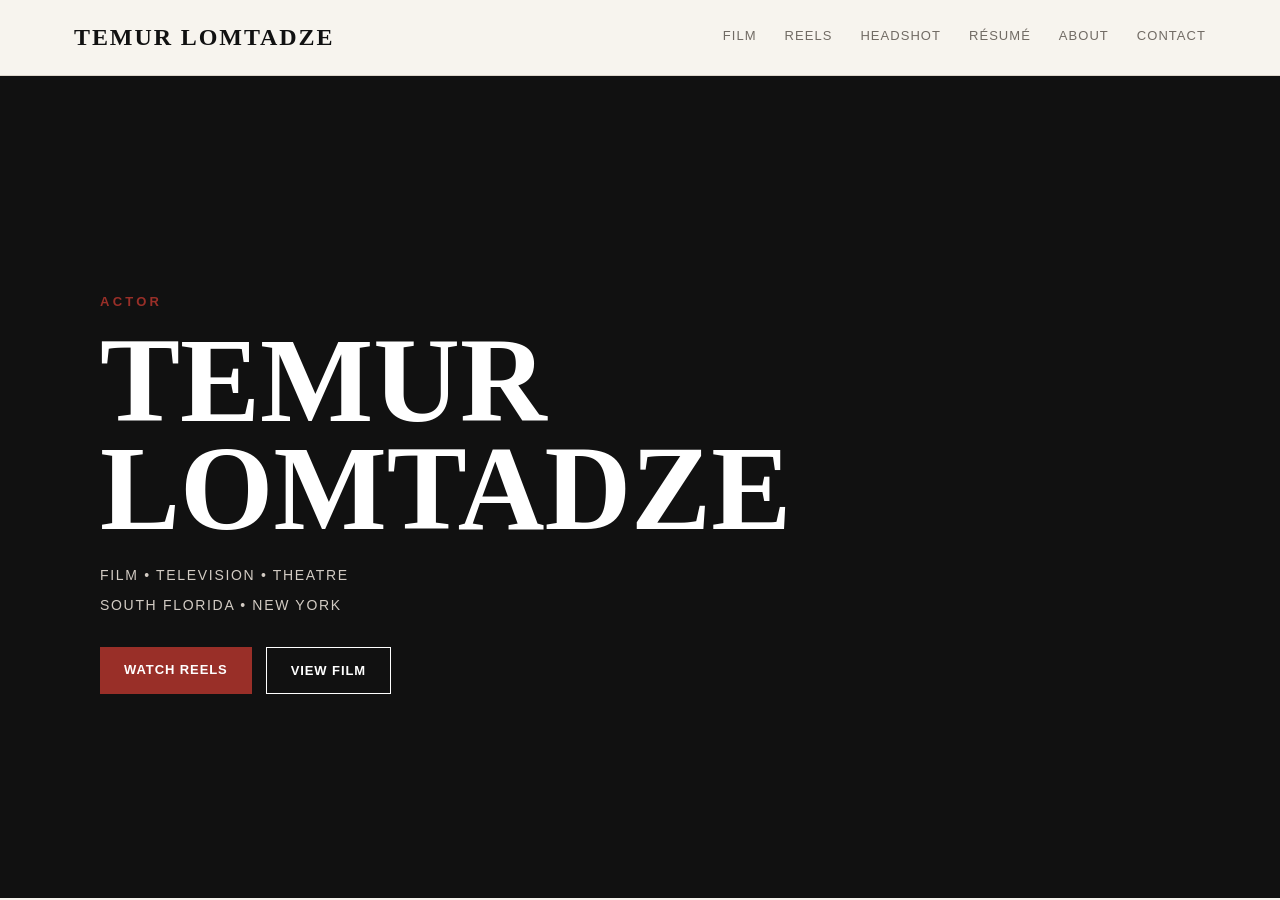
<file: index.html>
<!DOCTYPE html>
<html lang="en">
<head>
<meta charset="UTF-8">
<meta name="viewport" content="width=device-width, initial-scale=1.0">

<title>Temur Lomtadze | Actor</title>

<link rel="stylesheet" href="style.css">
</head>

<body>

<header class="site-header">
<nav class="navbar">

<a href="index.html" class="logo">
TEMUR LOMTADZE
</a>

<div class="nav-links">
<a href="film.html">Film</a>
<a href="reels.html">Reels</a>
  <a href="headshot.html">Headshot</a>
<a href="resume.html">Résumé</a>
<a href="about.html">About</a>
<a href="contact.html">Contact</a>
</div>

</nav>
</header>

<main class="home">

<div class="home-inner">

<p class="eyebrow">
Actor
</p>

<h1>
TEMUR<br>
LOMTADZE
</h1>

<p class="home-meta">
Film • Television • Theatre
</p>

<p class="home-meta">
South Florida • New York
</p>

<div class="home-actions">

<a href="reels.html" class="button button-red">
Watch Reels
</a>

<a href="film.html" class="button button-outline">
View Film
</a>


</div>

</div>

</main>

</body>
</html>
</file>
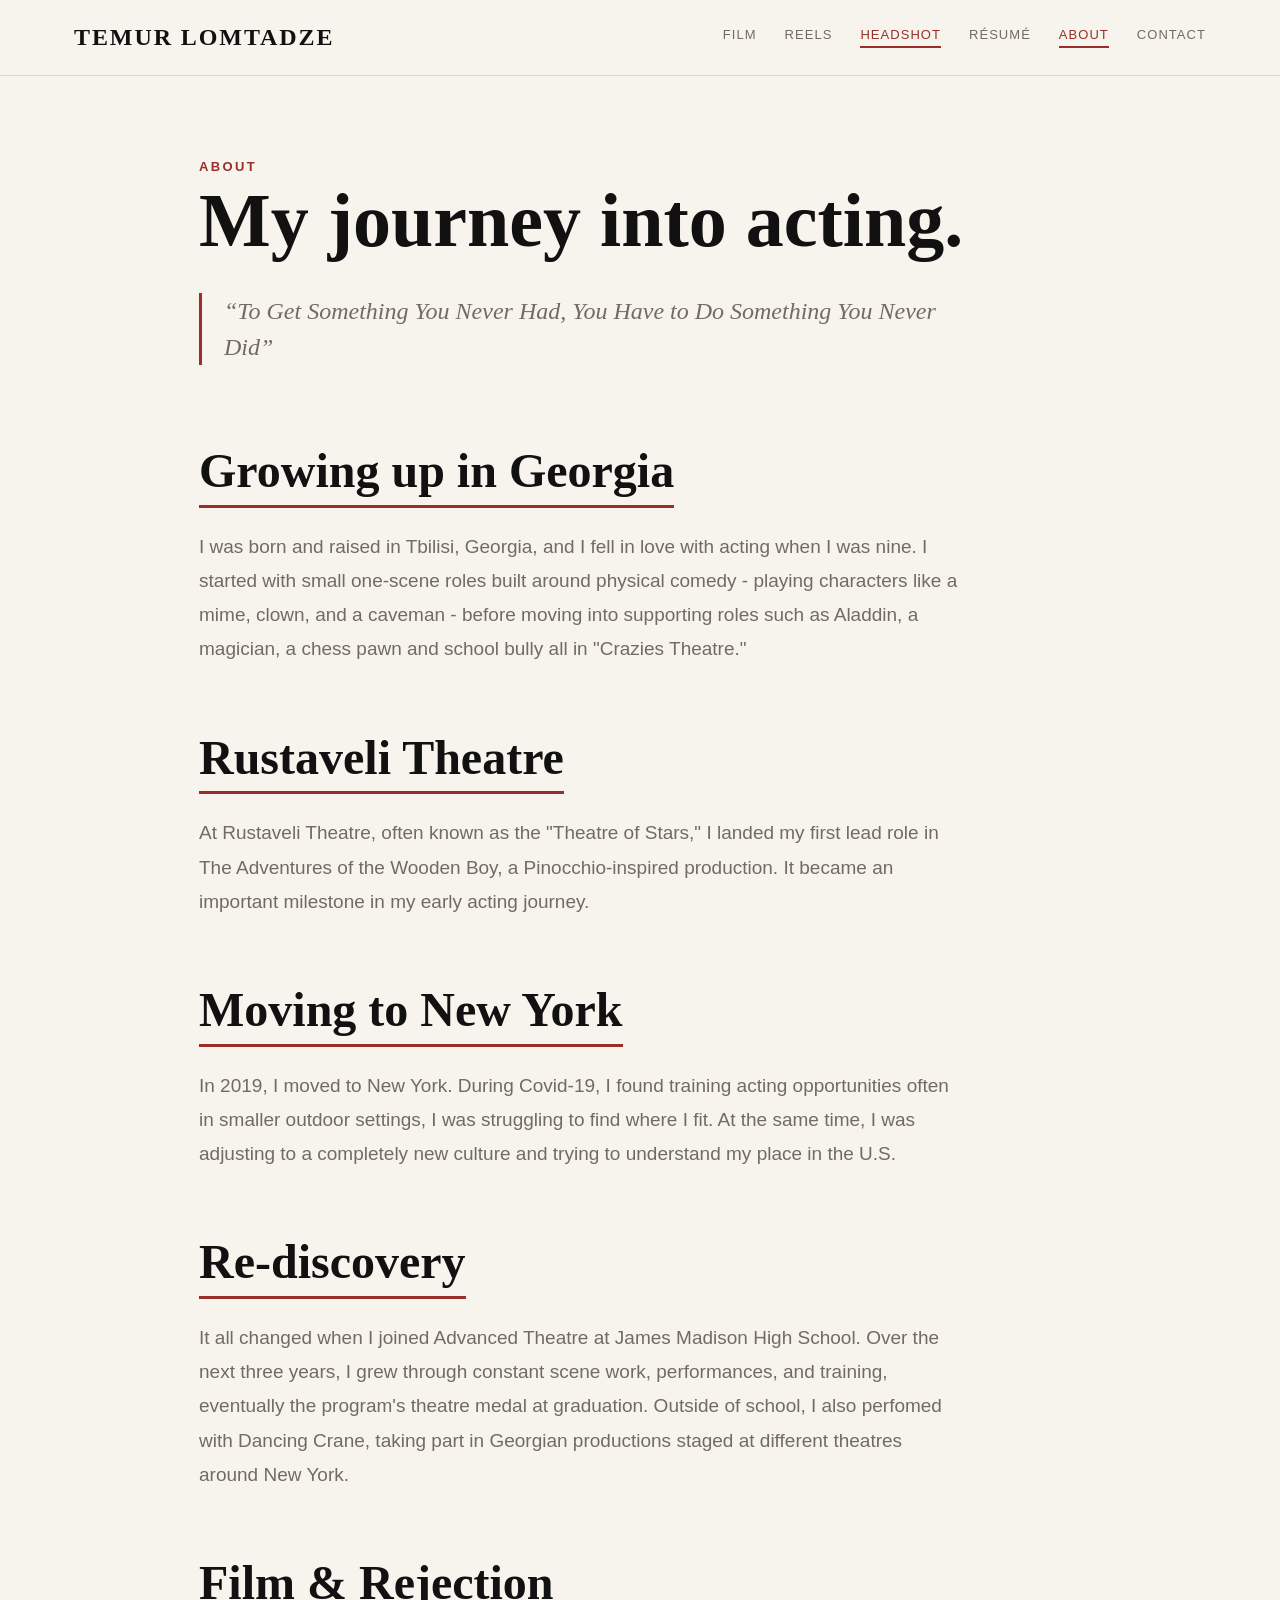
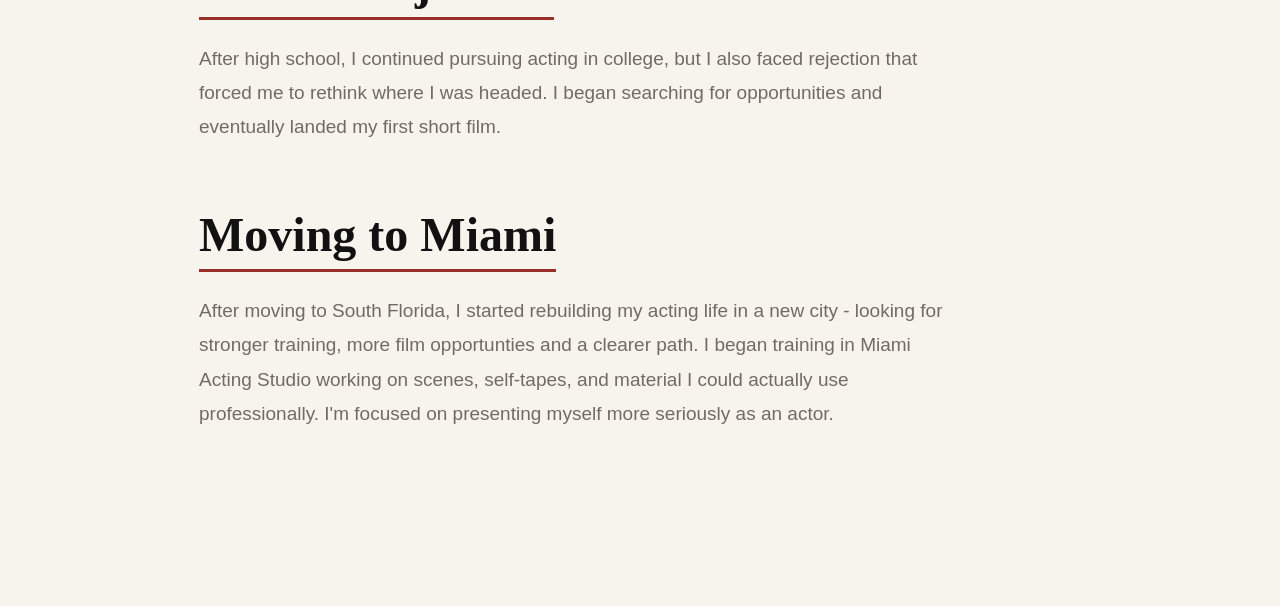
<file: about.html>
<!DOCTYPE html>
<html lang="en">
<head>
<meta charset="UTF-8">
<meta name="viewport" content="width=device-width, initial-scale=1.0">

<title>About | Temur Lomtadze</title>

<link rel="stylesheet" href="style.css">
</head>

<body>

<header class="site-header">
<nav class="navbar">

<a href="index.html" class="logo">
TEMUR LOMTADZE
</a>

<div class="nav-links">
<a href="film.html">Film</a>
<a href="reels.html">Reels</a>
 <a href="headshot.html" class="active">Headshot</a>
<a href="resume.html">Résumé</a>
<a href="about.html" class="active">About</a>
<a href="contact.html">Contact</a>
</div>

</nav>
</header>


<main class="about-page">


<!-- INTRO -->
<section class="about-intro">

<p class="page-label">
About
</p>

<h1>
My journey into acting.
</h1>

<blockquote class="about-quote">
“To Get Something You Never Had, You Have to Do Something You Never Did”
</blockquote>

</section>


<!-- GROWING UP IN GEORGIA -->
<section class="about-section">

<h2 class="about-section-title">
Growing up in Georgia
</h2>

<p>
 I was born and raised in Tbilisi, Georgia, and I fell in love with acting when I was nine.
  I started with small one-scene roles built around physical comedy - playing characters like
  a mime, clown, and a caveman - before moving into supporting roles such as Aladdin,
  a magician, a chess pawn and school bully all in "Crazies Theatre."

</p>

</section>


<!-- RUSTAVELI THEATRE -->
<section class="about-section">

<h2 class="about-section-title">
Rustaveli Theatre
</h2>

<p>
At Rustaveli Theatre, often known as the "Theatre of Stars," I landed my first lead role in
  The Adventures of the Wooden Boy, a Pinocchio-inspired production.
  It became an important milestone in my early acting journey.

</p>

</section>


<!-- MOVING TO NEW YORK -->
<section class="about-section">

<h2 class="about-section-title">
Moving to New York
</h2>

<p>
In 2019, I moved to New York. During Covid-19, I found training acting opportunities often in 
  smaller outdoor settings, I was struggling to find where I fit. At the same time,
  I was adjusting to a completely new culture and trying to understand my place
  in the U.S.

</p>

</section>


<!-- FINDING THEATRE AGAIN -->
<section class="about-section">

<h2 class="about-section-title">
Re-discovery
</h2>

<p>
It all changed when I joined Advanced Theatre at James Madison High School.
 Over the next three years, I grew through constant scene work, performances, and 
 training, eventually the program's theatre medal at graduation. Outside of school,
 I also perfomed with Dancing Crane, taking part in Georgian productions staged at 
 different theatres around New York.
</p>

</section>


<!-- FILM & REJECTION -->
<section class="about-section">

<h2 class="about-section-title">
Film &amp; Rejection
</h2>

<p>
After high school, I continued pursuing acting in college, but I also faced rejection 
 that forced me to rethink where I was headed. I began searching for
 opportunities and eventually landed my first short film.
</p>

</section>


<!-- MOVING TO MIAMI -->
<section class="about-section">

<h2 class="about-section-title">
Moving to Miami
</h2>

<p>
After moving to South Florida, I started rebuilding my acting life in a new city -
 looking for stronger training, more film opportunties and a clearer path. I began 
 training in Miami Acting Studio working on scenes, self-tapes, and material I could
 actually use professionally. I'm focused on presenting myself more 
 seriously as an actor.
</p>

</section>


</main>

</body>
</html>
</file>
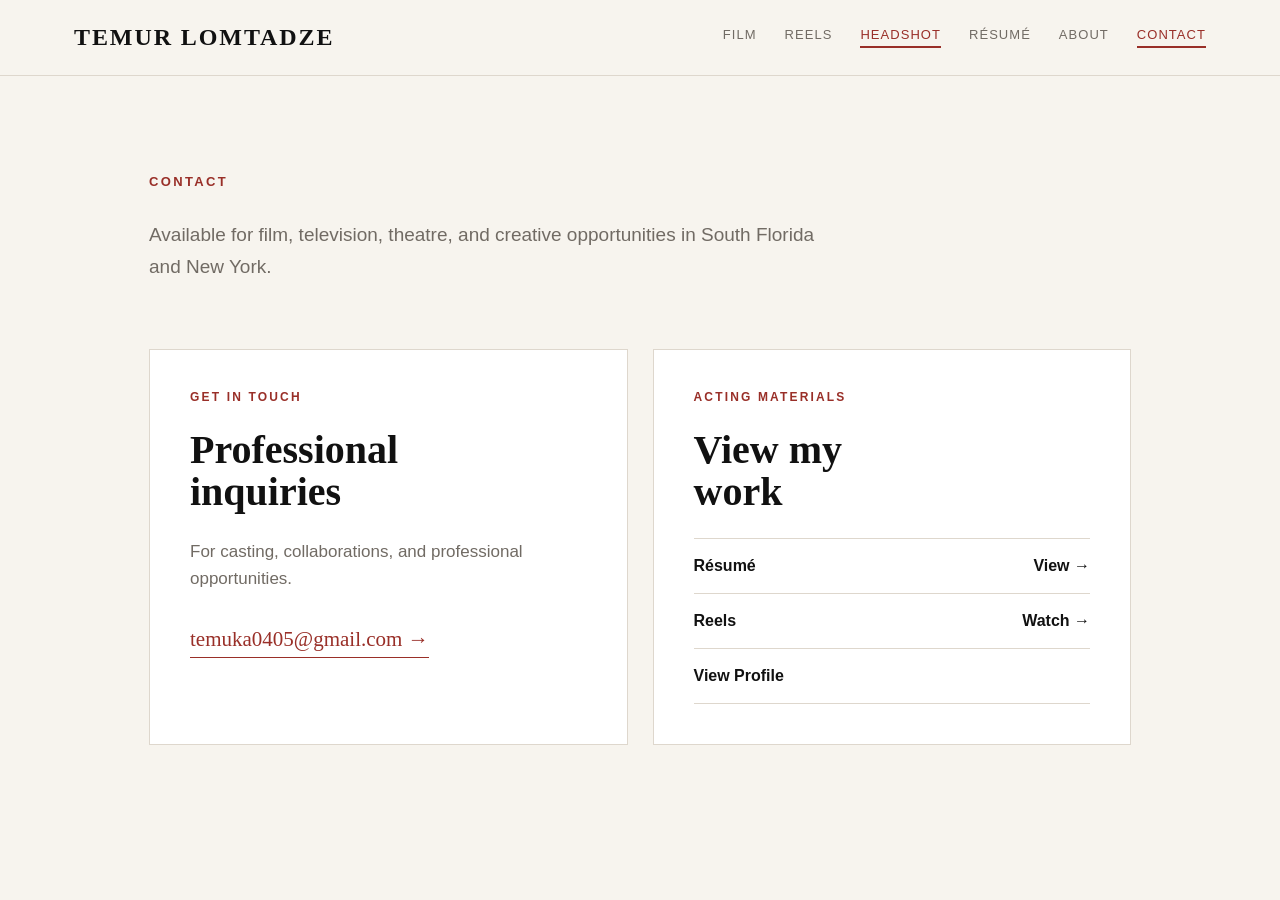
<file: contact.html>
<!DOCTYPE html>
<html lang="en">
<head>
<meta charset="UTF-8">
<meta name="viewport" content="width=device-width, initial-scale=1.0">

<title>Contact | Temur Lomtadze</title>

<link rel="stylesheet" href="style.css">
</head>

<body>

<header class="site-header">
<nav class="navbar">

<a href="index.html" class="logo">
TEMUR LOMTADZE
</a>

<div class="nav-links">
<a href="film.html">Film</a>
<a href="reels.html">Reels</a>
  <a href="headshot.html" class="active">Headshot</a>
<a href="resume.html">Résumé</a>
<a href="about.html">About</a>
<a href="contact.html" class="active">Contact</a>
</div>

</nav>
</header>


<main class="contact-new">

<section class="contact-new-intro">

<p class="page-label">
Contact
</p>

<h1>
</h1>

<p class="contact-new-lead">
Available for film, television, theatre, and creative opportunities
in South Florida and New York.
</p>

</section>


<section class="contact-panels">

<!-- EMAIL -->
<div class="contact-panel">

<p class="contact-panel-label">
Get in touch
</p>

<h2>
Professional<br>
inquiries
</h2>

<p>
For casting, collaborations, and professional opportunities.
</p>

<a href="mailto:temuka0405@gmail.com" class="contact-main-link">
temuka0405@gmail.com →
</a>

</div>


<!-- MATERIALS -->
<div class="contact-panel">

<p class="contact-panel-label">
Acting materials
</p>

<h2>
View my<br>
work
</h2>

<div class="material-links">

<a href="resume.html">
Résumé
<span>View →</span>
</a>

<a href="reels.html">
Reels
<span>Watch →</span>
</a>

<a href="https://www.backstage.com/tal/tom-lomtadze/?editing=1"
  Backstage
  <span>  View Profile </span>
</a>

</div>

</div>

</section>

</main>

</body>
</html>
</file>
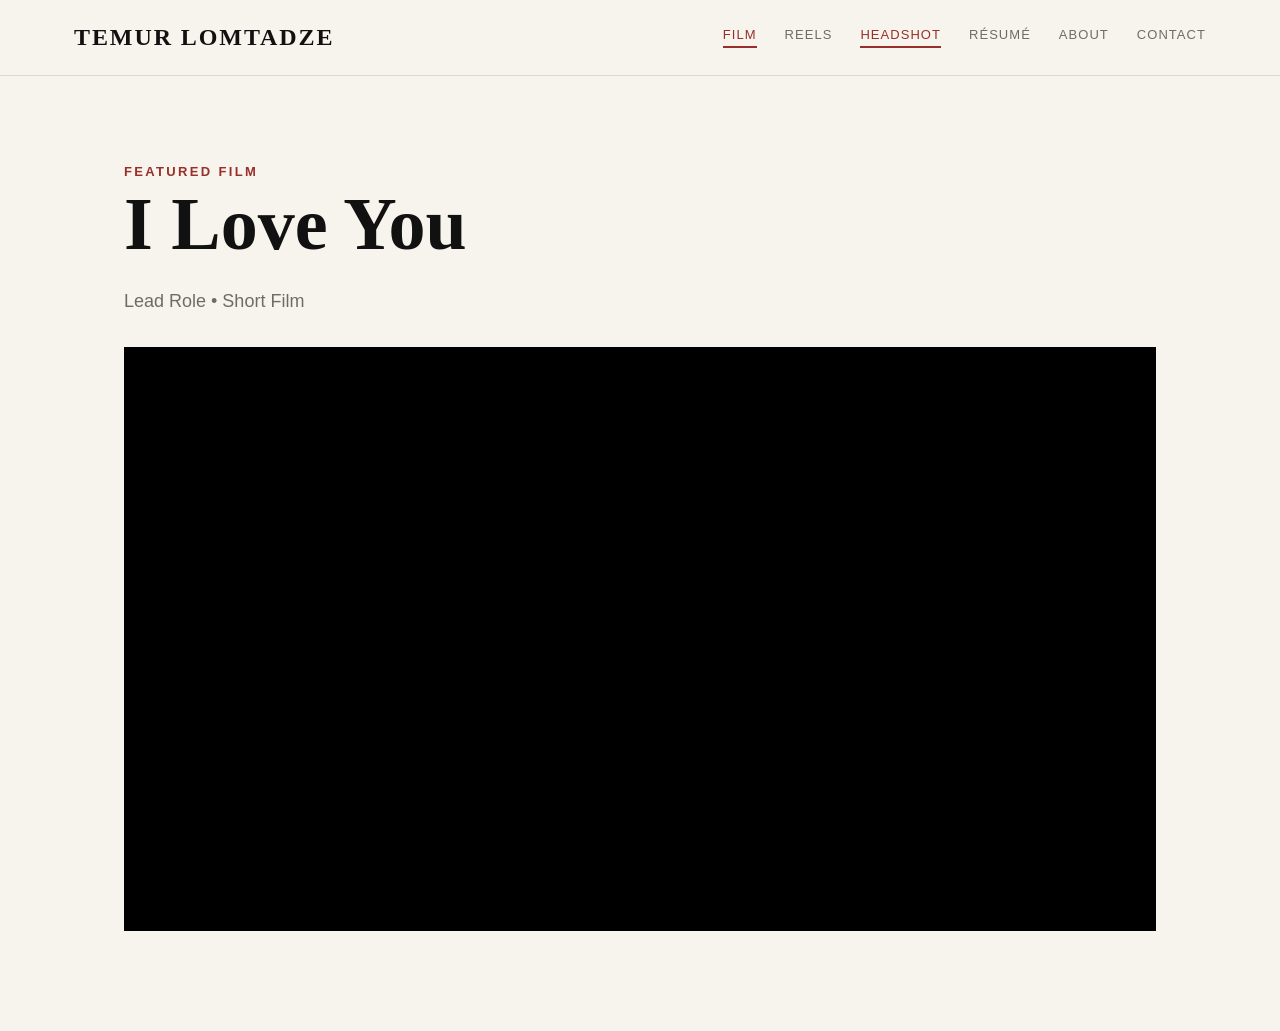
<file: film.html>
<!DOCTYPE html>
<html lang="en">
<head>
<meta charset="UTF-8">
<meta name="viewport" content="width=device-width, initial-scale=1.0">
<title>Film | Temur Lomtadze</title>
<link rel="stylesheet" href="style.css">
</head>

<body>

<header class="site-header">
<nav class="navbar">

<a href="index.html" class="logo">TEMUR LOMTADZE</a>

<div class="nav-links">
<a href="film.html" class="active">Film</a>
<a href="reels.html">Reels</a>
  <a href="headshot.html" class="active">Headshot</a>
<a href="resume.html">Résumé</a>
<a href="about.html">About</a>
<a href="contact.html">Contact</a>
</div>

</nav>
</header>

<main class="page">

<p class="page-label">Featured Film</p>

<h1>I Love You</h1>

<p class="lead">
Lead Role • Short Film
</p>

<div class="video-wrapper">

<iframe
src="https://www.youtube.com/embed/ZfWyTJ6rYg8"
title="I Love You"
allowfullscreen>
</iframe>

</div>

</main>

</body>
</html>
</file>
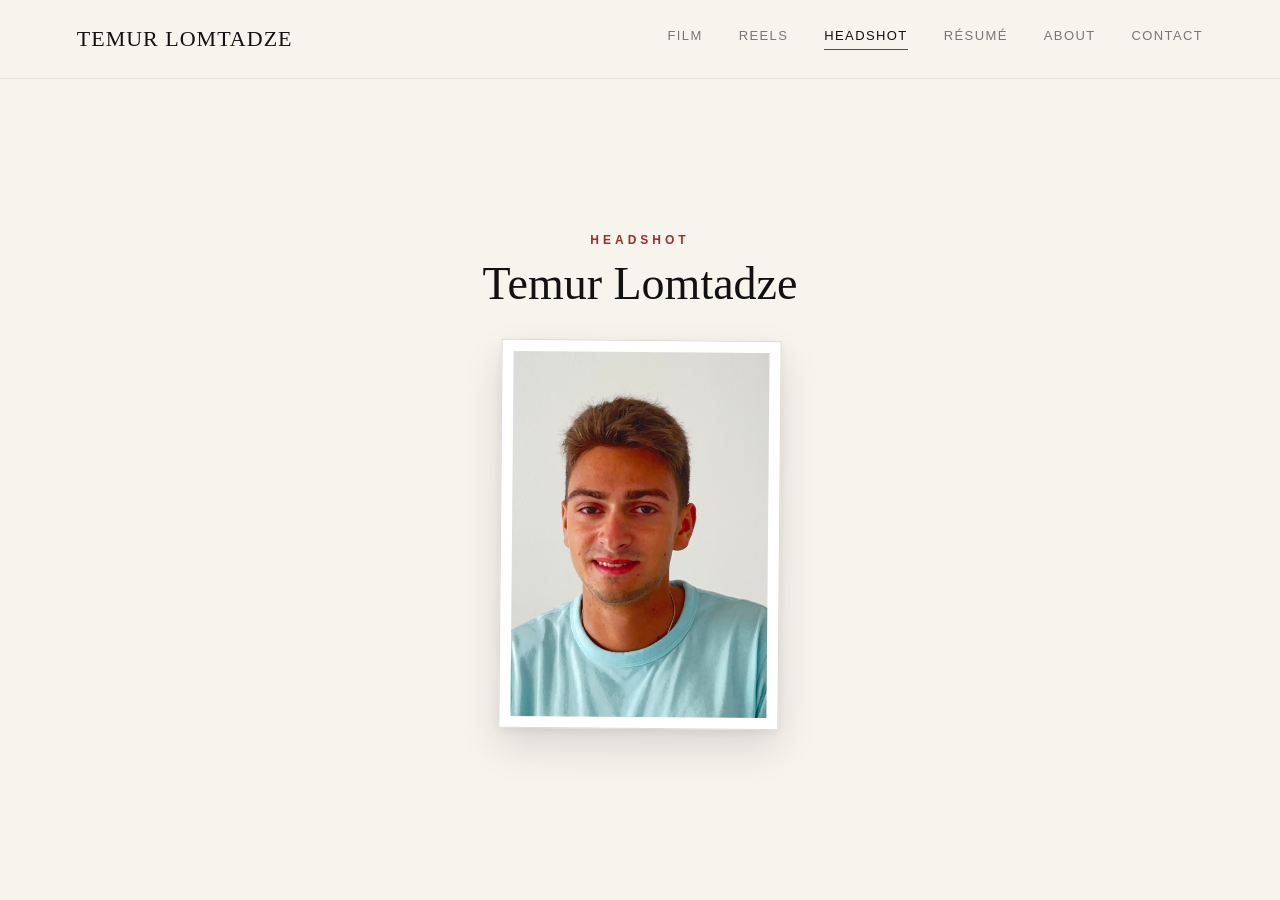
<file: headshot.html>
<!DOCTYPE html>
<html lang="en">

<head>
<meta charset="UTF-8">
<meta name="viewport" content="width=device-width, initial-scale=1.0">

<title>Headshot | Temur Lomtadze</title>

<style>
* {
box-sizing: border-box;
}

body {
margin: 0;
background: #f7f4ee;
color: #111;
font-family: Arial, sans-serif;
}

header {
width: 100%;
background: #f7f4ee;
border-bottom: 1px solid rgba(0,0,0,0.08);
}

.site-nav {
max-width: 1400px;
margin: 0 auto;
padding: 26px 6%;
display: flex;
align-items: center;
justify-content: space-between;
}

.site-name {
font-family: Georgia, serif;
font-size: 22px;
letter-spacing: 1px;
color: #111;
text-decoration: none;
}

.site-links {
display: flex;
align-items: center;
gap: 36px;
}

.site-links a {
position: relative;
color: #777;
text-decoration: none;
text-transform: uppercase;
letter-spacing: 1.4px;
font-size: 13px;
padding-bottom: 7px;
transition: 0.2s ease;
}

.site-links a:hover {
color: #111;
}

.site-links a.active {
color: #111;
}

.site-links a.active::after {
content: "";
position: absolute;
left: 0;
right: 0;
bottom: 0;
height: 1px;
background: #992f28;
}

.headshot-page {
min-height: calc(100vh - 82px);
display: flex;
align-items: center;
justify-content: center;
padding: 45px 20px 60px;
}

.headshot-content {
text-align: center;
}

.eyebrow {
margin: 0 0 10px;
color: #992f28;
font-size: 12px;
letter-spacing: 4px;
font-weight: 600;
}

.headshot-content h1 {
margin: 0 0 30px;
font-family: Georgia, serif;
font-size: 46px;
font-weight: normal;
}

.headshot-frame {
width: 280px;
padding: 11px;
margin: 0 auto;
background: #fff;
border: 1px solid #ded9d0;
box-shadow:
0 18px 40px rgba(0,0,0,0.12),
0 3px 10px rgba(0,0,0,0.06);
transform: rotate(0.5deg);
}

.headshot-frame img {
display: block;
width: 100%;
height: 365px;
object-fit: cover;
object-position: center top;
}

@media (max-width: 800px) {
.site-nav {
flex-direction: column;
gap: 18px;
padding: 22px 5%;
}

.site-links {
flex-wrap: wrap;
justify-content: center;
gap: 18px 24px;
}

.headshot-page {
min-height: auto;
padding-top: 45px;
}

.headshot-content h1 {
font-size: 38px;
}

.headshot-frame {
width: 250px;
}

.headshot-frame img {
height: 325px;
}
}
</style>
</head>

<body>

<header>
<nav class="site-nav">

<a href="index.html" class="site-name">
TEMUR LOMTADZE
</a>

<div class="site-links">
<a href="film.html">Film</a>
<a href="reels.html">Reels</a>
<a href="headshot.html" class="active">Headshot</a>
<a href="resume.html">Résumé</a>
<a href="about.html">About</a>
<a href="contact.html">Contact</a>
</div>

</nav>
</header>

<main class="headshot-page">

<div class="headshot-content">

<p class="eyebrow">HEADSHOT</p>

<h1>Temur Lomtadze</h1>

<div class="headshot-frame">
<img
src="LomtadzeTemur_Headshot.jpg"
alt="Temur Lomtadze Actor Headshot"
>
</div>

</div>

</main>

</body>

</html>
</file>
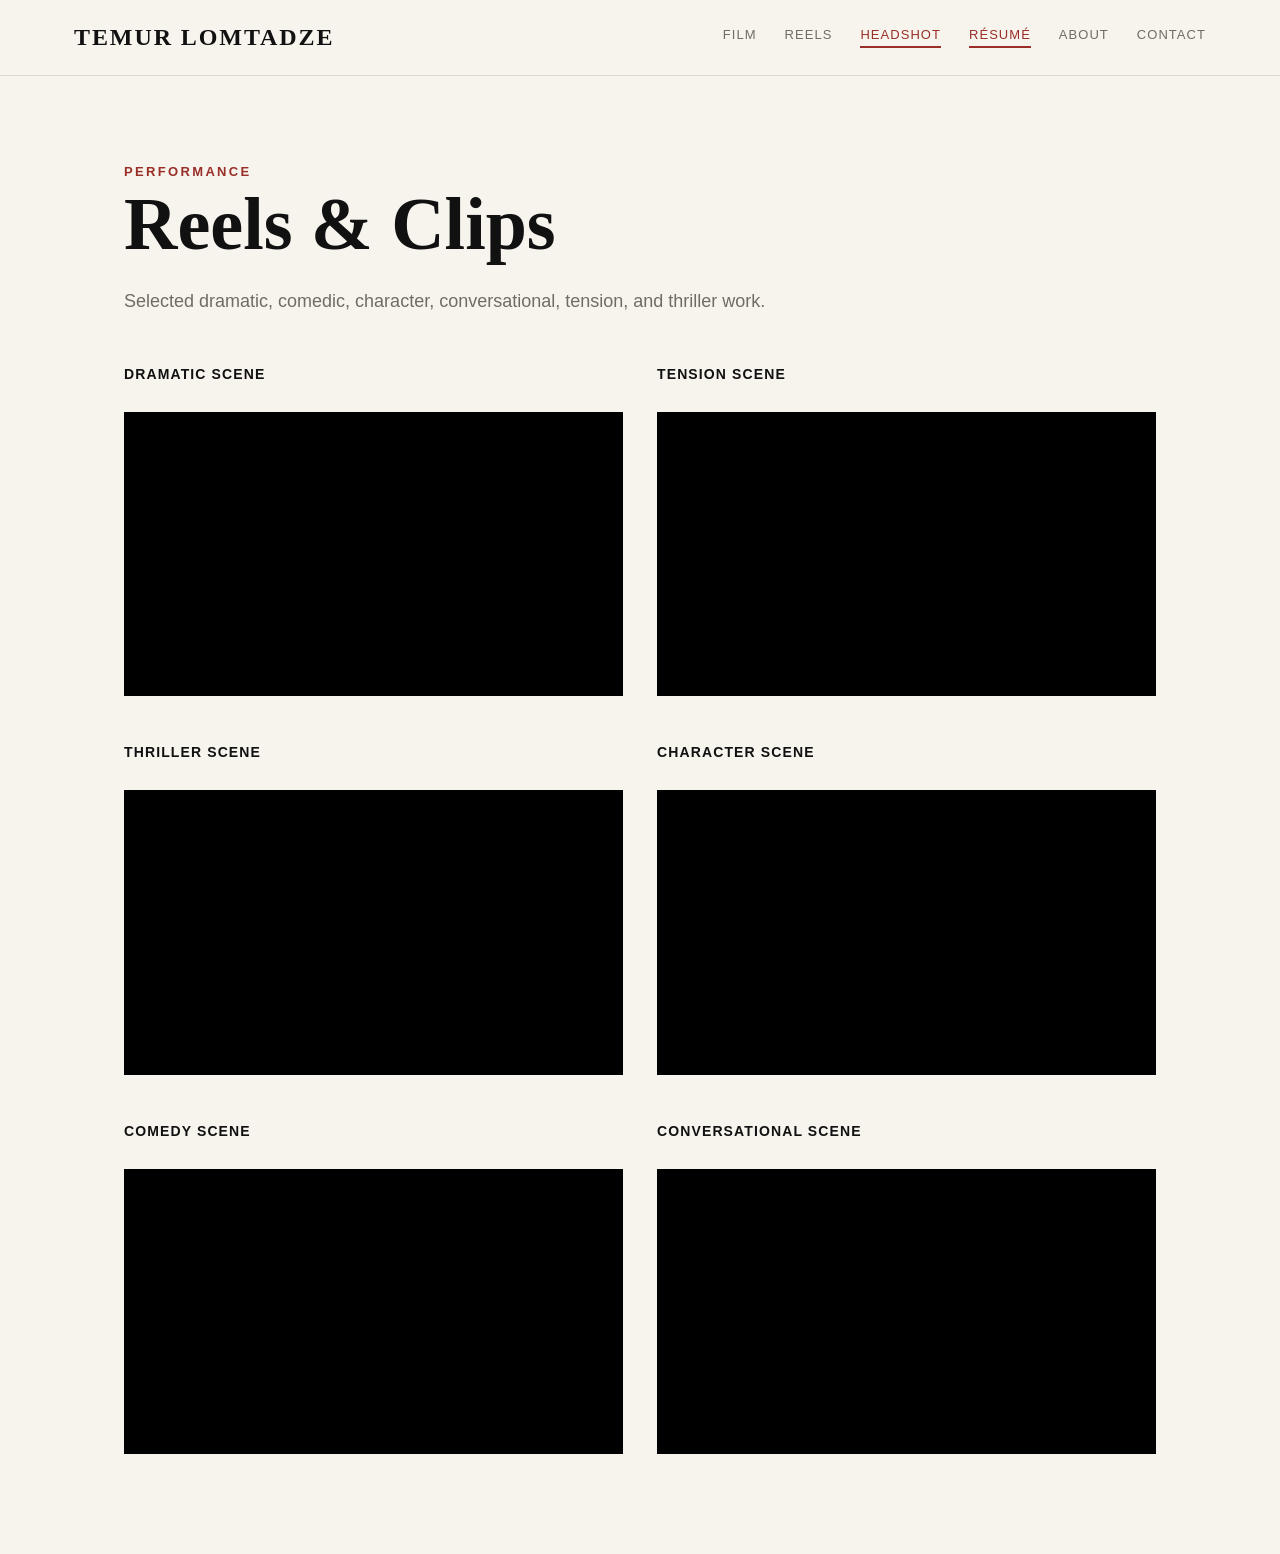
<file: reels.html>
<!DOCTYPE html>
<html lang="en">
<head>
<meta charset="UTF-8">
<meta name="viewport" content="width=device-width, initial-scale=1.0">
<title>Reels | Temur Lomtadze</title>
<link rel="stylesheet" href="style.css">
</head>

<body>

<header class="site-header">
<nav class="navbar">

<a href="index.html" class="logo">TEMUR LOMTADZE</a>

<div class="nav-links">
<a href="film.html">Film</a>
<a href="reels.html">Reels</a>
  <a href="headshot.html" class="active">Headshot</a>
<a href="resume.html" class="active">Résumé</a>
<a href="about.html">About</a>
<a href="contact.html">Contact</a>
</div>

</nav>
</header>

<main class="page">

<p class="page-label">Performance</p>

<h1>Reels & Clips</h1>

<p class="lead">
Selected dramatic, comedic, character, conversational, tension, and thriller work.
</p>

<div class="reel-grid">

<div class="reel-card">
<h3>Dramatic Scene</h3>
<div class="video-wrapper">
<iframe
src="https://www.youtube.com/embed/ADqTSLCREYw"
title="Dramatic Scene"
allowfullscreen>
</iframe>
</div>
</div>

<div class="reel-card">
<h3>Tension Scene</h3>
<div class="video-wrapper">
<iframe
src="https://www.youtube.com/embed/nmEh46zCwNA"
title="Tension Scene"
allowfullscreen>
</iframe>
</div>
</div>

<div class="reel-card">
<h3>Thriller Scene</h3>
<div class="video-wrapper">
<iframe
src="https://www.youtube.com/embed/RoLZ38PWRj0"
title="Thriller Scene"
allowfullscreen>
</iframe>
</div>
</div>

<div class="reel-card">
<h3>Character Scene</h3>
<div class="video-wrapper">
<iframe
src="https://www.youtube.com/embed/lcBtm39O6KY"
title="Character Scene"
allowfullscreen>
</iframe>
</div>
</div>

<div class="reel-card">
<h3>Comedy Scene</h3>
<div class="video-wrapper">
<iframe
src="https://www.youtube.com/embed/24uXQXwxT84"
title="Comedy Scene"
allowfullscreen>
</iframe>
</div>
</div>

<div class="reel-card">
<h3>Conversational Scene</h3>
<div class="video-wrapper">
<iframe
src="https://www.youtube.com/embed/twCb3ZgOqiw"
title="Conversational Scene"
allowfullscreen>
</iframe>
</div>
</div>

</div>

</main>

</body>
</html>
</file>
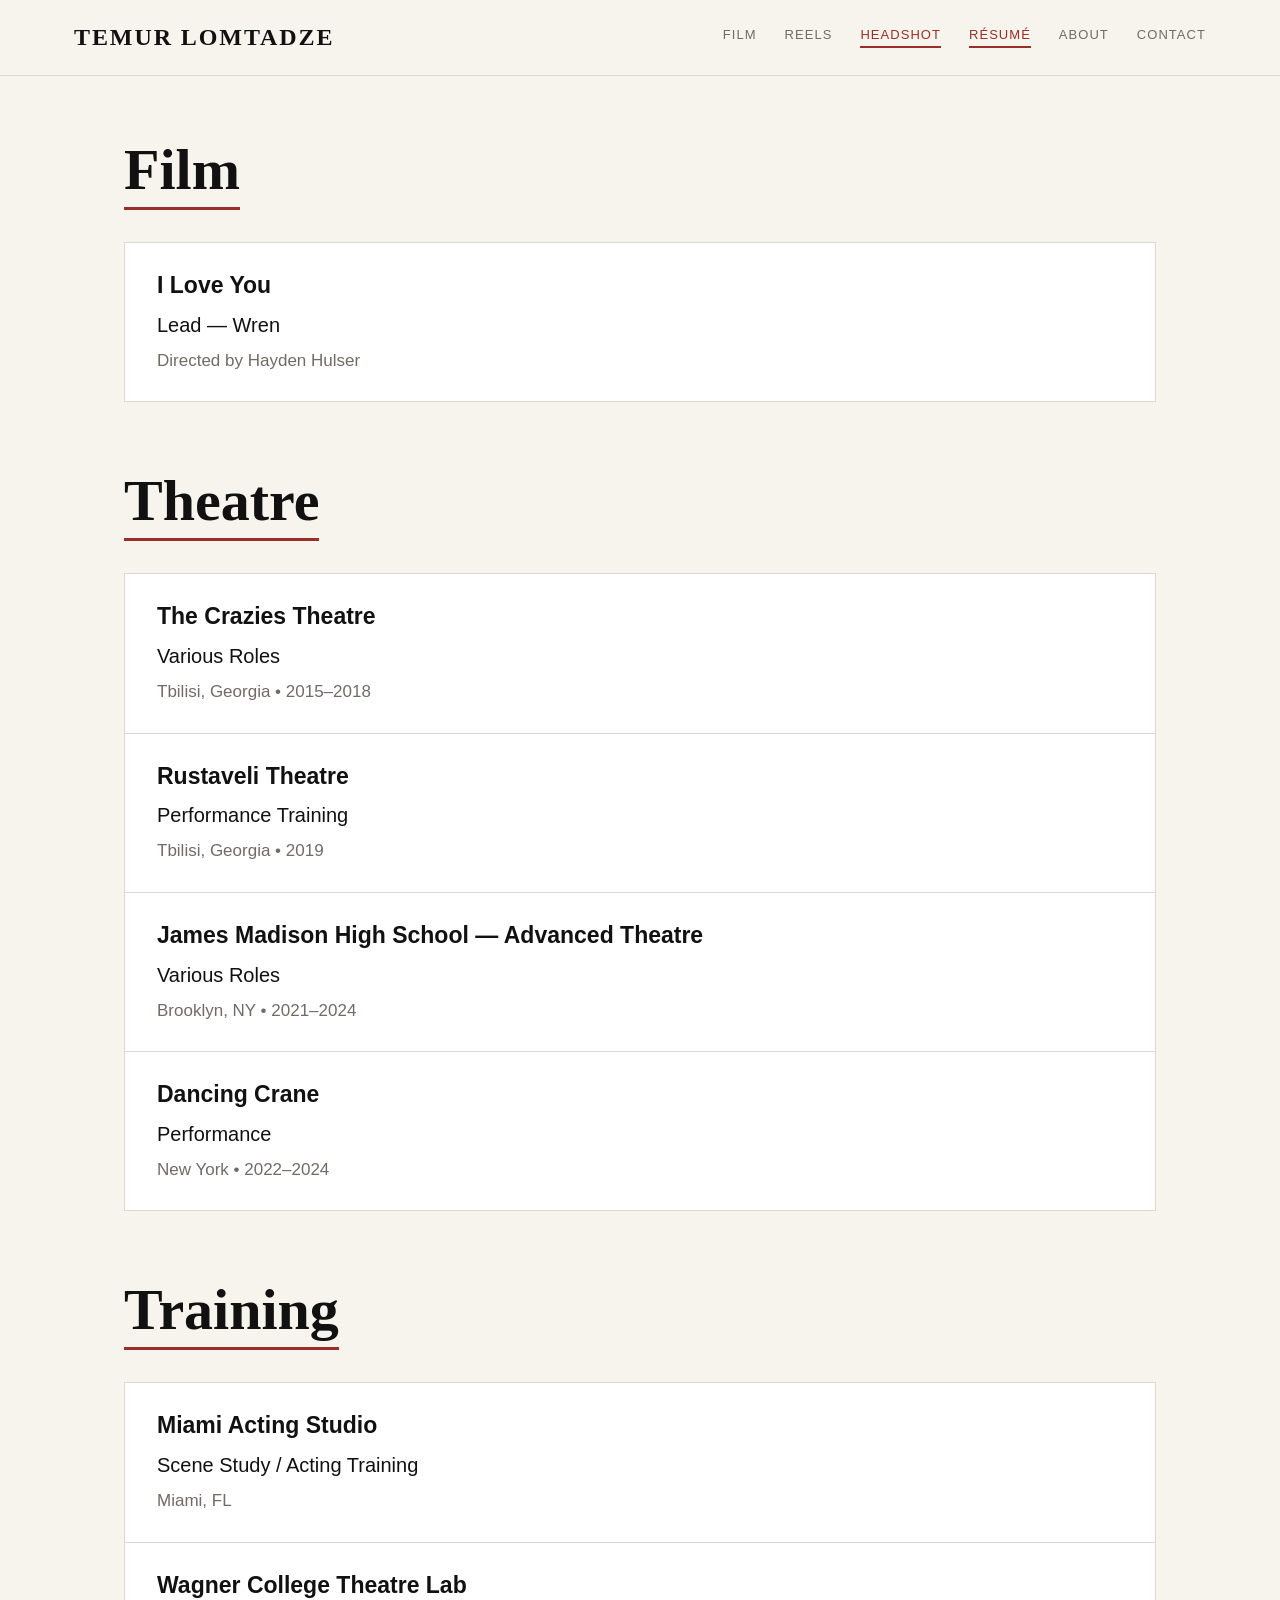
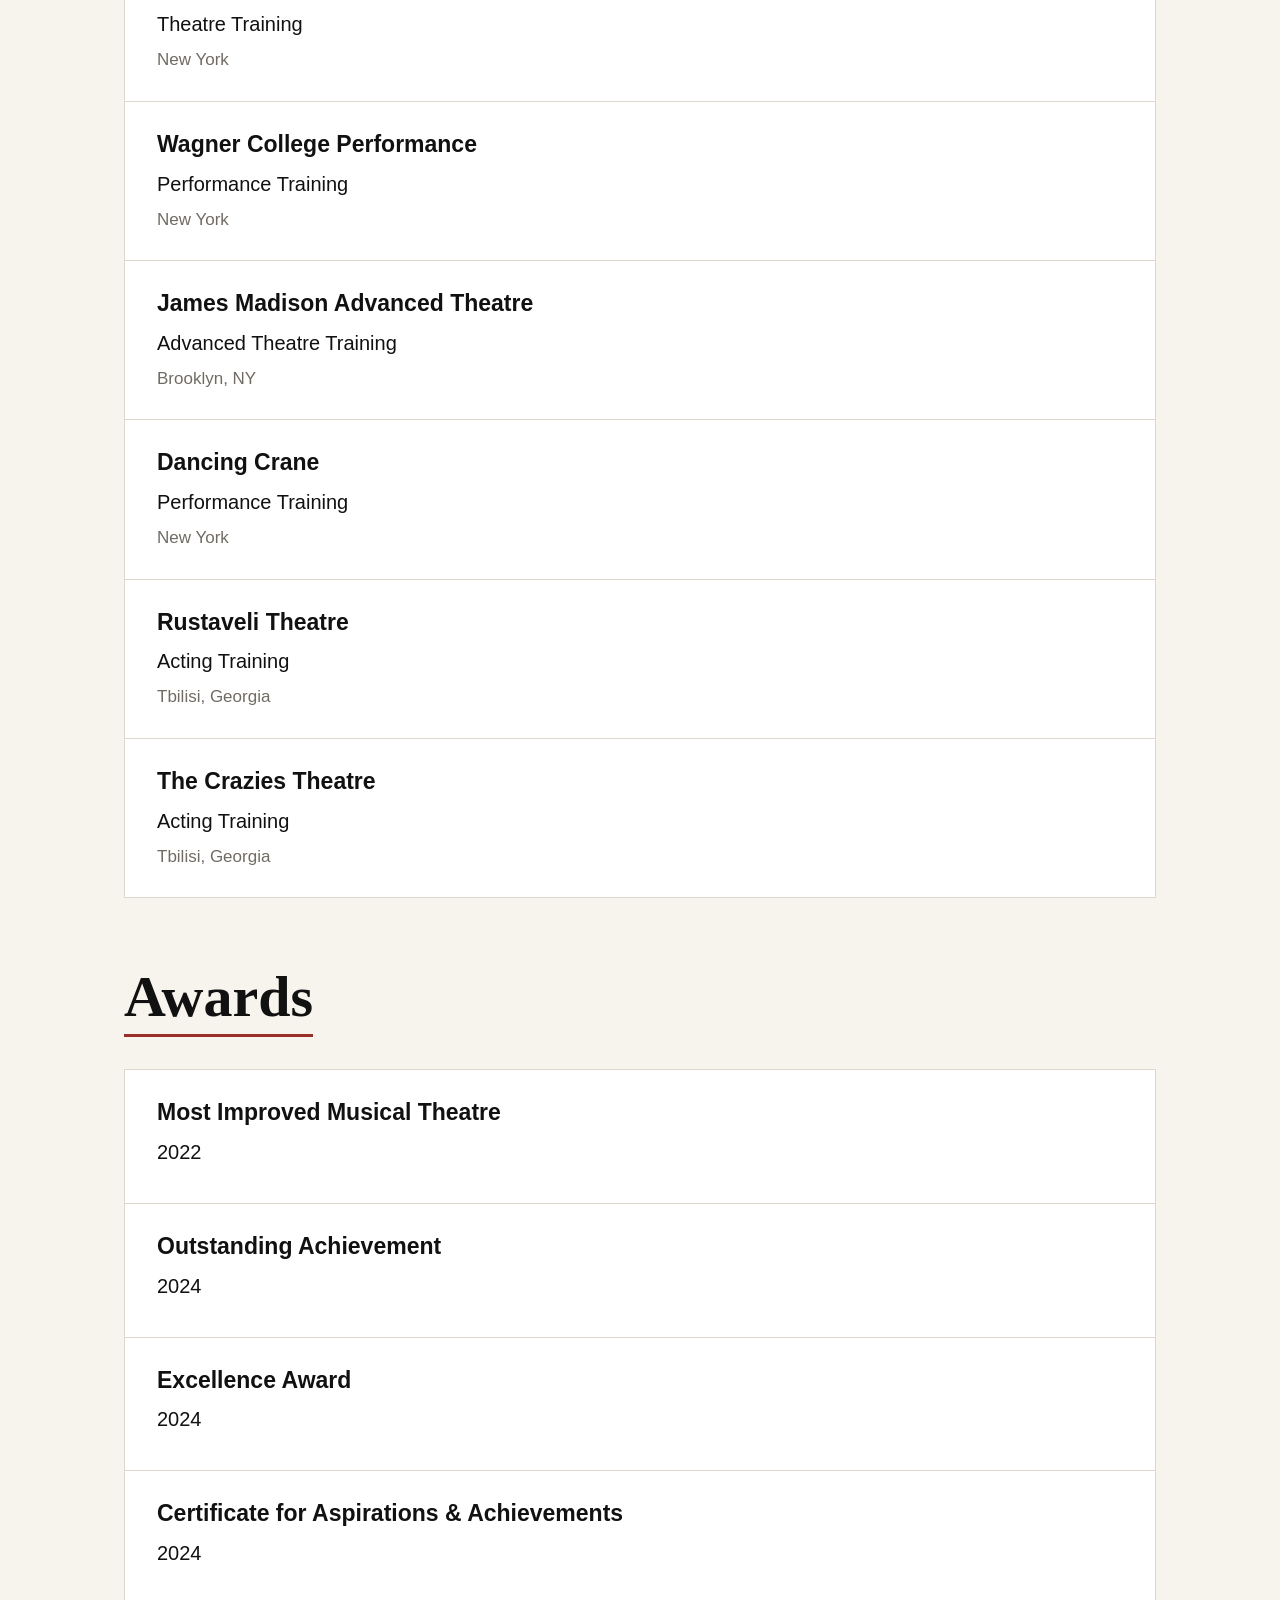
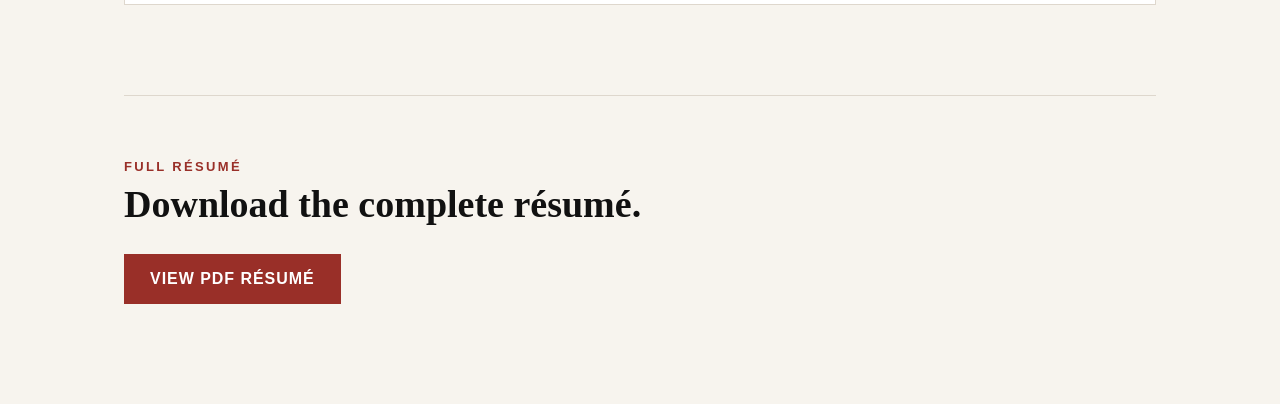
<file: resume.html>
<!DOCTYPE html>
<html lang="en">
<head>
<meta charset="UTF-8">
<meta name="viewport" content="width=device-width, initial-scale=1.0">

<title>Résumé | Temur Lomtadze</title>

<link rel="stylesheet" href="style.css">
</head>

<body>

<header class="site-header">
<nav class="navbar">

<a href="index.html" class="logo">
TEMUR LOMTADZE
</a>

<div class="nav-links">
<a href="film.html">Film</a>
<a href="reels.html">Reels</a>
  <a href="headshot.html" class="active">Headshot</a>
<a href="resume.html" class="active">Résumé</a>
<a href="about.html">About</a>
<a href="contact.html">Contact</a>
</div>

</nav>
</header>


<main class="resume-page">


<!-- FILM -->
<section class="resume-section">

<h1 class="resume-section-title">
Film
</h1>

<div class="resume-list">

<div class="resume-entry">
<h3>I Love You</h3>
<p>Lead — Wren</p>
<span>Directed by Hayden Hulser</span>
</div>

</div>

</section>


<!-- THEATRE -->
<section class="resume-section">

<h2 class="resume-section-title">
Theatre
</h2>

<div class="resume-list">

<div class="resume-entry">
<h3>The Crazies Theatre</h3>
<p>Various Roles</p>
<span>Tbilisi, Georgia • 2015–2018</span>
</div>

<div class="resume-entry">
<h3>Rustaveli Theatre</h3>
<p>Performance Training</p>
<span>Tbilisi, Georgia • 2019</span>
</div>

<div class="resume-entry">
<h3>James Madison High School — Advanced Theatre</h3>
<p>Various Roles</p>
<span>Brooklyn, NY • 2021–2024</span>
</div>

<div class="resume-entry">
<h3>Dancing Crane</h3>
<p>Performance</p>
<span>New York • 2022–2024</span>
</div>

</div>

</section>


<!-- TRAINING -->
<section class="resume-section">

<h2 class="resume-section-title">
Training
</h2>

<div class="resume-list">

<div class="resume-entry">
<h3>Miami Acting Studio</h3>
<p>Scene Study / Acting Training</p>
<span>Miami, FL</span>
</div>

<div class="resume-entry">
<h3>Wagner College Theatre Lab</h3>
<p>Theatre Training</p>
<span>New York</span>
</div>

<div class="resume-entry">
<h3>Wagner College Performance</h3>
<p>Performance Training</p>
<span>New York</span>
</div>

<div class="resume-entry">
<h3>James Madison Advanced Theatre</h3>
<p>Advanced Theatre Training</p>
<span>Brooklyn, NY</span>
</div>

<div class="resume-entry">
<h3>Dancing Crane</h3>
<p>Performance Training</p>
<span>New York</span>
</div>

<div class="resume-entry">
<h3>Rustaveli Theatre</h3>
<p>Acting Training</p>
<span>Tbilisi, Georgia</span>
</div>

<div class="resume-entry">
<h3>The Crazies Theatre</h3>
<p>Acting Training</p>
<span>Tbilisi, Georgia</span>
</div>

</div>

</section>


<!-- AWARDS -->
<section class="resume-section">

<h2 class="resume-section-title">
Awards
</h2>

<div class="resume-list">

<div class="resume-entry">
<h3>Most Improved Musical Theatre</h3>
<p>2022</p>
</div>

<div class="resume-entry">
<h3>Outstanding Achievement</h3>
<p>2024</p>
</div>

<div class="resume-entry">
<h3>Excellence Award</h3>
<p>2024</p>
</div>

<div class="resume-entry">
<h3>Certificate for Aspirations & Achievements</h3>
<p>2024</p>
</div>

</div>

</section>


<!-- PDF -->
<section class="resume-download">

<p class="page-label">
Full Résumé
</p>

<h2>Download the complete résumé.</h2>

<a
href="Acting%20Resume%20(3).pdf"
target="_blank"
class="resume-button">
View PDF Résumé
</a>

</section>


</main>

</body>
</html>
</file>
<file: style.css>
:root {
--black: #111111;
--white: #f7f4ee;
--red: #992f28;
--dark-red: #78231e;
--gray: #716b64;
--line: #ded7cd;
}

* {
box-sizing: border-box;
}

html {
scroll-behavior: smooth;
}

body {
margin: 0;
background: var(--white);
color: var(--black);
font-family: Arial, Helvetica, sans-serif;
}

a {
text-decoration: none;
color: inherit;
}

img {
max-width: 100%;
display: block;
}

/* NAV */

.site-header {
background: var(--white);
border-bottom: 1px solid var(--line);
position: sticky;
top: 0;
z-index: 1000;
}

.navbar {
max-width: 1200px;
margin: auto;
padding: 24px 34px;
display: flex;
justify-content: space-between;
align-items: center;
}

.logo {
font-family: Georgia, "Times New Roman", serif;
font-size: 24px;
font-weight: 700;
letter-spacing: 0.08em;
}

.nav-links {
display: flex;
gap: 28px;
}

.nav-links a {
font-size: 13px;
text-transform: uppercase;
letter-spacing: 0.08em;
color: var(--gray);
padding-bottom: 4px;
}

.nav-links a:hover,
.nav-links a.active {
color: var(--red);
border-bottom: 2px solid var(--red);
}

/* HOME */

.home {
min-height: calc(100vh - 78px);
background: var(--black);
color: white;
display: flex;
align-items: center;
}

.home-inner {
width: 100%;
max-width: 1200px;
margin: auto;
padding: 70px 60px;
}

.eyebrow {
color: var(--red);
letter-spacing: 0.25em;
font-size: 13px;
font-weight: bold;
text-transform: uppercase;
}

.home h1 {
font-family: Georgia, "Times New Roman", serif;
font-size: clamp(60px, 10vw, 120px);
line-height: 0.9;
margin: 18px 0 24px;
font-weight: 600;
}

.home-meta {
color: #d3ccc4;
letter-spacing: 0.12em;
text-transform: uppercase;
font-size: 14px;
}

.home-actions {
margin-top: 34px;
display: flex;
gap: 14px;
}

.button {
padding: 15px 24px;
font-size: 13px;
font-weight: bold;
letter-spacing: 0.07em;
text-transform: uppercase;
display: inline-block;
}

.button-red {
background: var(--red);
color: white;
}

.button-red:hover {
background: var(--dark-red);
}

.button-outline {
border: 1px solid white;
color: white;
}

.button-outline:hover {
background: white;
color: black;
}

/* NORMAL PAGES */

.page {
max-width: 1100px;
margin: auto;
padding: 75px 34px 100px;
}

.page-label {
color: var(--red);
text-transform: uppercase;
letter-spacing: 0.18em;
font-size: 13px;
font-weight: bold;
margin-bottom: 8px;
}

.page h1 {
font-family: Georgia, "Times New Roman", serif;
font-size: clamp(44px, 7vw, 74px);
margin: 0 0 25px;
line-height: 1;
}

.page h2 {
font-family: Georgia, "Times New Roman", serif;
font-size: 36px;
margin-top: 50px;
}

.lead {
max-width: 760px;
color: var(--gray);
font-size: 18px;
line-height: 1.7;
}

/* VIDEOS */

.video-wrapper {
width: 100%;
aspect-ratio: 16 / 9;
background: #000;
margin-top: 30px;
}

.video-wrapper iframe {
width: 100%;
height: 100%;
border: 0;
}

.reel-grid {
display: grid;
grid-template-columns: repeat(2, 1fr);
gap: 34px;
margin-top: 35px;
}

.reel-card h3 {
font-size: 14px;
text-transform: uppercase;
letter-spacing: 0.08em;
margin-bottom: 10px;
}

/* RESUME */

.resume-box {
margin-top: 45px;
padding: 40px;
border: 1px solid var(--line);
background: white;
}

.resume-button {
background: var(--red);
color: white;
padding: 16px 26px;
display: inline-block;
font-weight: bold;
letter-spacing: 0.06em;
text-transform: uppercase;
}

/* ABOUT */

.about-copy {
max-width: 760px;
}

.about-copy p {
color: var(--gray);
font-size: 18px;
line-height: 1.8;
}

/* CONTACT */

.contact-box {
margin-top: 40px;
border: 1px solid var(--line);
background: white;
padding: 38px;
}

.contact-box a {
color: var(--red);
font-weight: bold;
}

/* MOBILE */

@media (max-width: 750px) {
.navbar {
flex-direction: column;
align-items: flex-start;
gap: 18px;
padding: 22px;
}

.nav-links {
flex-wrap: wrap;
gap: 14px 20px;
}

.home {
min-height: calc(100vh - 130px);
}

.home-inner {
padding: 55px 24px;
}

.home-actions {
flex-direction: column;
max-width: 250px;
}

.reel-grid {
grid-template-columns: 1fr;
}

.page {
padding: 55px 22px 80px;
}
}
/* =========================

   RESUME PAGE

========================= */

.resume-page {

  max-width: 1100px;

  margin: 0 auto;

  padding: 65px 34px 100px;

}

.resume-section {

  margin-bottom: 70px;

}

.resume-section-title {

  display: inline-block;

  font-family: Georgia, "Times New Roman", serif;

  font-size: clamp(42px, 6vw, 58px);

  line-height: 1;

  margin: 0 0 32px;

  border-bottom: 3px solid var(--red);

  padding-bottom: 8px;

}

.resume-list {

  background: white;

  border: 1px solid var(--line);

}

.resume-entry {

  padding: 28px 32px;

  border-bottom: 1px solid var(--line);

}

.resume-entry:last-child {

  border-bottom: none;

}

.resume-entry h3 {

  margin: 0 0 11px;

  font-size: 23px;

  line-height: 1.25;

  font-weight: 700;

}

.resume-entry p {

  margin: 0 0 9px;

  font-size: 20px;

  line-height: 1.4;

}

.resume-entry span {

  display: block;

  color: var(--gray);

  font-size: 17px;

  line-height: 1.5;

}

.resume-download {

  margin-top: 90px;

  border-top: 1px solid var(--line);

  padding-top: 50px;

}

.resume-download h2 {

  font-family: Georgia, "Times New Roman", serif;

  font-size: 38px;

  margin: 8px 0 28px;

}

/* =========================

   MOBILE RESUME

========================= */

@media (max-width: 750px) {

  .resume-page {

    padding: 48px 22px 80px;

  }

  .resume-section {

    margin-bottom: 55px;

  }

  .resume-section-title {

    font-size: 42px;

    margin-bottom: 25px;

  }

  .resume-entry {

    padding: 25px 22px;

  }

  .resume-entry h3 {

    font-size: 21px;

  }

  .resume-entry p {

    font-size: 19px;

  }

  .resume-entry span {

    font-size: 17px;

  }

}
/* =========================
ABOUT PAGE
========================= */

.about-page {
max-width: 950px;
margin: 0 auto;
padding: 70px 34px 110px;
}

.about-intro {
margin-bottom: 80px;
}

.about-intro h1 {
font-family: Georgia, "Times New Roman", serif;
font-size: clamp(48px, 7vw, 76px);
line-height: 1;
margin: 0 0 35px;
}

.about-quote {
margin: 35px 0 0;
padding-left: 22px;
border-left: 3px solid var(--red);

font-family: Georgia, "Times New Roman", serif;
font-size: 24px;
line-height: 1.5;
font-style: italic;

color: var(--gray);
max-width: 760px;
}

.about-section {
margin-bottom: 65px;
}

.about-section-title {
display: inline-block;

font-family: Georgia, "Times New Roman", serif;
font-size: clamp(34px, 5vw, 48px);
line-height: 1.1;

margin: 0 0 22px;

border-bottom: 3px solid var(--red);
padding-bottom: 7px;
}

.about-section p {
margin: 0;

max-width: 760px;

font-size: 19px;
line-height: 1.8;

color: var(--gray);
}


/* =========================
MOBILE ABOUT
========================= */

@media (max-width: 750px) {

.about-page {
padding: 50px 22px 85px;
}

.about-intro {
margin-bottom: 60px;
}

.about-quote {
font-size: 21px;
}

.about-section {
margin-bottom: 50px;
}

.about-section-title {
font-size: 36px;
}

.about-section p {
font-size: 18px;
line-height: 1.7;
}

}
/* =========================
ABOUT PAGE
========================= */

.about-page {
max-width: 950px;
margin: 0 auto;
padding: 70px 34px 110px;
}

.about-intro {
margin-bottom: 80px;
}

.about-intro h1 {
font-family: Georgia, "Times New Roman", serif;
font-size: clamp(48px, 7vw, 76px);
line-height: 1;
margin: 0 0 35px;
}

.about-quote {
margin: 35px 0 0;
padding-left: 22px;
border-left: 3px solid var(--red);

font-family: Georgia, "Times New Roman", serif;
font-size: 24px;
line-height: 1.5;
font-style: italic;

color: var(--gray);
max-width: 760px;
}

.about-section {
margin-bottom: 65px;
}

.about-section-title {
display: inline-block;

font-family: Georgia, "Times New Roman", serif;
font-size: clamp(34px, 5vw, 48px);
line-height: 1.1;

margin: 0 0 22px;

border-bottom: 3px solid var(--red);
padding-bottom: 7px;
}

.about-section p {
margin: 0;
max-width: 760px;

font-size: 19px;
line-height: 1.8;

color: var(--gray);
}

@media (max-width: 750px) {
.about-page {
padding: 50px 22px 85px;
}

.about-intro {
margin-bottom: 60px;
}

.about-quote {
font-size: 21px;
}

.about-section {
margin-bottom: 50px;
}

.about-section-title {
font-size: 36px;
}

.about-section p {
font-size: 18px;
line-height: 1.7;
}
}
/* =========================
CONTACT PAGE
========================= */

.contact-page {
max-width: 900px;
margin: 0 auto;
padding: 80px 34px 110px;
}

.contact-page h1 {
font-family: Georgia, "Times New Roman", serif;
font-size: clamp(50px, 8vw, 82px);
line-height: 1;
margin: 0 0 28px;
}

.contact-intro {
max-width: 700px;

font-size: 20px;
line-height: 1.7;

color: var(--gray);

margin-bottom: 50px;
}

.contact-card {
background: white;

border: 1px solid var(--line);

padding: 35px;

margin-bottom: 35px;
}

.contact-small {
margin: 0 0 12px;

color: var(--red);

font-size: 13px;
font-weight: bold;

text-transform: uppercase;
letter-spacing: 0.15em;
}

.contact-email {
font-family: Georgia, "Times New Roman", serif;

font-size: clamp(24px, 4vw, 38px);

color: var(--black);

border-bottom: 2px solid var(--red);

padding-bottom: 4px;
}

.contact-email:hover {
color: var(--red);
}

.contact-note {
max-width: 650px;

color: var(--gray);

font-size: 17px;
line-height: 1.7;
}


/* MOBILE */

@media (max-width: 750px) {

.contact-page {
padding: 55px 22px 85px;
}

.contact-intro {
font-size: 18px;
}

.contact-card {
padding: 26px 22px;
}

}
/* =========================
ABOUT PAGE
========================= */

.about-page {
max-width: 950px;
margin: 0 auto;
padding: 70px 34px 110px;
}

.about-intro {
margin-bottom: 80px;
}

.about-intro h1 {
font-family: Georgia, "Times New Roman", serif;
font-size: clamp(48px, 7vw, 76px);
line-height: 1;
margin: 0 0 35px;
}

.about-quote {
margin: 35px 0 0;
padding-left: 22px;
border-left: 3px solid var(--red);

font-family: Georgia, "Times New Roman", serif;
font-size: 24px;
line-height: 1.5;
font-style: italic;

color: var(--gray);
max-width: 760px;
}

.about-section {
margin-bottom: 65px;
}

.about-section-title {
display: inline-block;

font-family: Georgia, "Times New Roman", serif;
font-size: clamp(34px, 5vw, 48px);
line-height: 1.1;

margin: 0 0 22px;

border-bottom: 3px solid var(--red);
padding-bottom: 7px;
}

.about-section p {
margin: 0;
max-width: 760px;

font-size: 19px;
line-height: 1.8;

color: var(--gray);
}

@media (max-width: 750px) {
.about-page {
padding: 50px 22px 85px;
}

.about-intro {
margin-bottom: 60px;
}

.about-quote {
font-size: 21px;
}

.about-section {
margin-bottom: 50px;
}

.about-section-title {
font-size: 36px;
}

.about-section p {
font-size: 18px;
line-height: 1.7;
}
}
/* =========================
NEW CONTACT PAGE
========================= */

.contact-new {
max-width: 1050px;
margin: 0 auto;
padding: 85px 34px 120px;
}

.contact-new-intro {
margin-bottom: 65px;
}

.contact-new-intro h1 {
font-family: Georgia, "Times New Roman", serif;
font-size: clamp(58px, 8vw, 92px);
line-height: 0.95;
font-weight: 600;

margin: 10px 0 30px;
}

.contact-new-lead {
max-width: 680px;

font-size: 19px;
line-height: 1.7;

color: var(--gray);
}


/* TWO LARGE PANELS */

.contact-panels {
display: grid;
grid-template-columns: 1fr 1fr;
gap: 25px;
}

.contact-panel {
background: white;

border: 1px solid var(--line);

padding: 40px;

min-height: 360px;
}

.contact-panel-label {
color: var(--red);

font-size: 12px;
font-weight: bold;

text-transform: uppercase;
letter-spacing: 0.18em;

margin: 0 0 25px;
}

.contact-panel h2 {
font-family: Georgia, "Times New Roman", serif;

font-size: 40px;
line-height: 1.05;

margin: 0 0 25px;
}

.contact-panel > p:not(.contact-panel-label) {
color: var(--gray);

font-size: 17px;
line-height: 1.6;

margin-bottom: 35px;
}


/* EMAIL */

.contact-main-link {
display: inline-block;

font-family: Georgia, "Times New Roman", serif;

font-size: 21px;

color: var(--red);

border-bottom: 1px solid var(--red);

padding-bottom: 5px;
}

.contact-main-link:hover {
color: var(--dark-red);
}


/* MATERIAL LINKS */

.material-links {
border-top: 1px solid var(--line);
}

.material-links a {
display: flex;
justify-content: space-between;
align-items: center;

padding: 18px 0;

border-bottom: 1px solid var(--line);

font-size: 16px;
font-weight: 600;
}

.material-links a span {
.material-links a span {
color: var(--red);
}

.headshot-page {
max-width: 1000px;
margin: 0 auto;
padding: 45px 6% 60px;
text-align: center;
}

.headshot-page h1 {
font-family: Georgia, serif;
font-size: 42px;
font-weight: normal;
margin: 8px 0 8px;
}

.headshot-intro {
font-size: 16px;
color: #666;
margin-bottom: 24px;
}

.headshot-single {
width: 300px;
max-width: 90%;
margin: 0 auto;
padding: 12px;
background: #fff;
border: 1px solid #ddd;
box-shadow: 0 10px 24px rgba(0, 0, 0, 0.12);
}

.headshot-single img {
width: 100%;
height: 390px;
object-fit: cover;
object-position: center top;
display: block;
}
.site-nav {
display: flex;
align-items: center;
justify-content: space-between;
padding: 24px 6%;
}

.site-name {
font-family: Georgia, serif;
font-size: 20px;
text-decoration: none;
color: #111;
letter-spacing: 1px;
}

.site-links {
display: flex;
gap: 34px;
}

.site-links a {
text-decoration: none;
color: #777;
font-size: 14px;
text-transform: uppercase;
letter-spacing: 1px;
}

.site-links a:hover {
color: #992f28;
}

@media (max-width: 700px) {
.site-nav {
flex-direction: column;
gap: 16px;
}

.site-links {
gap: 20px;
}
}
</file>
